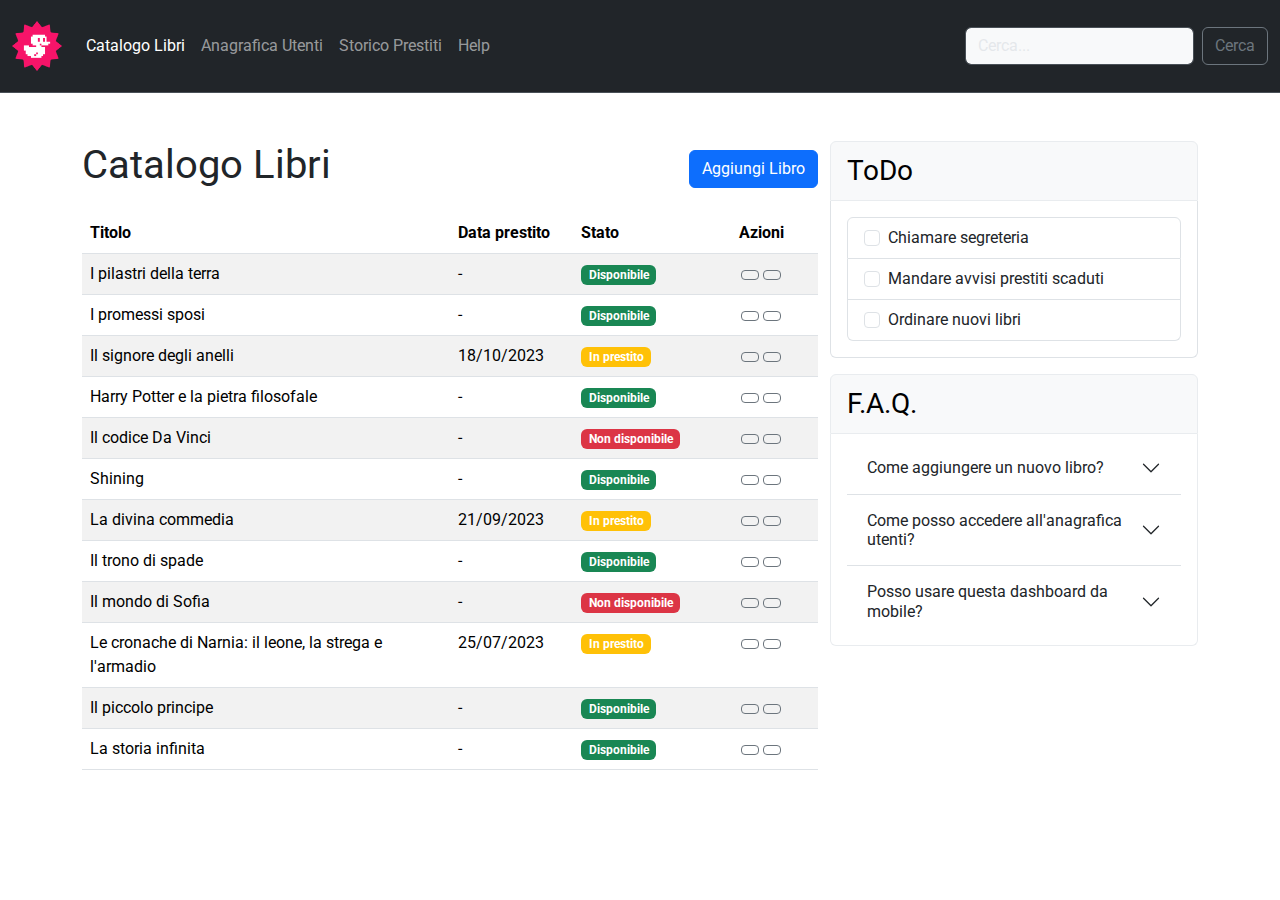
<file: index.html>
<!DOCTYPE html>
<html lang="en">

<head>
    <meta charset="UTF-8">
    <meta name="viewport" content="width=device-width, initial-scale=1.0">
    <link href="https://cdn.jsdelivr.net/npm/bootstrap@5.3.3/dist/css/bootstrap.min.css" rel="stylesheet"
        integrity="sha384-QWTKZyjpPEjISv5WaRU9OFeRpok6YctnYmDr5pNlyT2bRjXh0JMhjY6hW+ALEwIH" crossorigin="anonymous">
    <link rel="stylesheet" href="css/style.css">
    <link rel="preconnect" href="https://fonts.googleapis.com">
    <link rel="preconnect" href="https://fonts.gstatic.com" crossorigin>
    <link
        href="https://fonts.googleapis.com/css2?family=Roboto:ital,wght@0,100;0,300;0,400;0,500;0,700;0,900;1,100;1,300;1,400;1,500;1,700;1,900&display=swap"
        rel="stylesheet">
    <link rel="stylesheet" href="https://cdnjs.cloudflare.com/ajax/libs/font-awesome/6.6.0/css/all.min.css"
        integrity="sha512-Kc323vGBEqzTmouAECnVceyQqyqdsSiqLQISBL29aUW4U/M7pSPA/gEUZQqv1cwx4OnYxTxve5UMg5GT6L4JJg=="
        crossorigin="anonymous" referrerpolicy="no-referrer" />
    <title>Bootstrap Dashboard</title>
</head>

<body>
    <header>
        <nav class="navbar navbar-expand-lg text-bg-dark border-bottom border-body py-3" data-bs-theme="dark">
            <div class="container-fluid">
                <a class="navbar-brand" href="#">
                    <img src="img/duck.png" alt="Logo Duck" width="50" height="50">
                </a>
                <button class="navbar-toggler" type="button" data-bs-toggle="collapse"
                    data-bs-target="#navbarSupportedContent" aria-controls="navbarSupportedContent"
                    aria-expanded="false" aria-label="Toggle navigation">
                    <span class="navbar-toggler-icon"></span>
                </button>
                <div class="collapse navbar-collapse" id="navbarSupportedContent">
                    <ul class="navbar-nav me-auto mb-2 mb-lg-0">
                        <li class="nav-item">
                            <a class="nav-link active" aria-current="page" href="#">Catalogo Libri</a>
                        </li>
                        <li class="nav-item">
                            <a class="nav-link" href="#">Anagrafica Utenti</a>
                        </li>
                        <li class="nav-item">
                            <a class="nav-link" href="#">Storico Prestiti</a>
                        </li>
                        <li class="nav-item">
                            <a class="nav-link" href="#">Help</a>
                        </li>
                    </ul>
                    <form class="d-flex" role="search">
                        <input class="form-control me-2 text-bg-light" type="search" placeholder="Cerca..."
                            aria-label="Search">
                        <button class="btn btn-outline-secondary" type="submit">Cerca</button>
                    </form>
                </div>
            </div>
        </nav>
    </header>

    <main class="container-lg">
        <div class="row my-5">
            <div class="col-lg-8">
                <header class="d-flex justify-content-between align-items-center">
                    <h1 class="fw-normal">Catalogo Libri</h1>
                    <a href="pages/addbook.html" class="btn btn-primary">Aggiungi Libro</a>
                </header>

                <table class="table table-striped table-hover my-3">
                    <thead>
                        <tr>
                            <th class="w-50">Titolo</th>
                            <th class="d-none d-sm-table-cell"> Data prestito</th>
                            <th>Stato</th>
                            <th class="text-center my-min-width110">Azioni</th>
                        </tr>
                    </thead>
                    <tbody>
                        <tr>
                            <td>I pilastri della terra</td>
                            <td class="d-none d-sm-table-cell">-</td>
                            <td>
                                <span class="badge text-bg-success">Disponibile</span>
                            </td>
                            <td class="text-center">
                                <button type="button" class="btn btn-outline-secondary btn-sm"><i
                                        class="fa-solid fa-pencil"></i></button>
                                <button type="button" class="btn btn-outline-secondary btn-sm"><i
                                        class="fa-solid fa-trash"></i></button>
                            </td>
                        </tr>

                        <tr>
                            <td>I promessi sposi</td>
                            <td class="d-none d-sm-table-cell">-</td>
                            <td>
                                <span class="badge text-bg-success">Disponibile</span>
                            </td>
                            <td class="text-center">
                                <button type="button" class="btn btn-outline-secondary btn-sm"><i
                                        class="fa-solid fa-pencil"></i></button>
                                <button type="button" class="btn btn-outline-secondary btn-sm"><i
                                        class="fa-solid fa-trash"></i></button>
                            </td>
                        </tr>

                        <tr>
                            <td>Il signore degli anelli</td>
                            <td class="d-none d-sm-table-cell">18/10/2023</td>
                            <td>
                                <span class="badge bg-warning">In prestito</span>
                            </td>
                            <td class="text-center">
                                <button type="button" class="btn btn-outline-secondary btn-sm"><i
                                        class="fa-solid fa-pencil"></i></button>
                                <button type="button" class="btn btn-outline-secondary btn-sm"><i
                                        class="fa-solid fa-trash"></i></button>
                            </td>
                        </tr>

                        <tr>
                            <td>Harry Potter e la pietra filosofale</td>
                            <td class="d-none d-sm-table-cell">-</td>
                            <td>
                                <span class="badge text-bg-success">Disponibile</span>
                            </td>
                            <td class="text-center">
                                <button type="button" class="btn btn-outline-secondary btn-sm"><i
                                        class="fa-solid fa-pencil"></i></button>
                                <button type="button" class="btn btn-outline-secondary btn-sm"><i
                                        class="fa-solid fa-trash"></i></button>
                            </td>
                        </tr>

                        <tr>
                            <td>Il codice Da Vinci</td>
                            <td class="d-none d-sm-table-cell">-</td>
                            <td>
                                <span class="badge text-bg-danger">Non disponibile</span>
                            </td>
                            <td class="text-center">
                                <button type="button" class="btn btn-outline-secondary btn-sm"><i
                                        class="fa-solid fa-pencil"></i></button>
                                <button type="button" class="btn btn-outline-secondary btn-sm"><i
                                        class="fa-solid fa-trash"></i></button>
                            </td>
                        </tr>

                        <tr>
                            <td>Shining</td>
                            <td class="d-none d-sm-table-cell">-</td>
                            <td>
                                <span class="badge text-bg-success">Disponibile</span>
                            </td>
                            <td class="text-center">
                                <button type="button" class="btn btn-outline-secondary btn-sm"><i
                                        class="fa-solid fa-pencil"></i></button>
                                <button type="button" class="btn btn-outline-secondary btn-sm"><i
                                        class="fa-solid fa-trash"></i></button>
                            </td>
                        </tr>

                        <tr>
                            <td>La divina commedia</td>
                            <td class="d-none d-sm-table-cell">21/09/2023</td>
                            <td>
                                <span class="badge bg-warning">In prestito</span>
                            </td>
                            <td class="text-center">
                                <button type="button" class="btn btn-outline-secondary btn-sm"><i
                                        class="fa-solid fa-pencil"></i></button>
                                <button type="button" class="btn btn-outline-secondary btn-sm"><i
                                        class="fa-solid fa-trash"></i></button>
                            </td>
                        </tr>

                        <tr>
                            <td>Il trono di spade</td>
                            <td class="d-none d-sm-table-cell">-</td>
                            <td>
                                <span class="badge text-bg-success">Disponibile</span>
                            </td>
                            <td class="text-center">
                                <button type="button" class="btn btn-outline-secondary btn-sm"><i
                                        class="fa-solid fa-pencil"></i></button>
                                <button type="button" class="btn btn-outline-secondary btn-sm"><i
                                        class="fa-solid fa-trash"></i></button>
                            </td>
                        </tr>

                        <tr>
                            <td>Il mondo di Sofia</td>
                            <td class="d-none d-sm-table-cell">-</td>
                            <td>
                                <span class="badge text-bg-danger">Non disponibile</span>
                            </td>
                            <td class="text-center">
                                <button type="button" class="btn btn-outline-secondary btn-sm"><i
                                        class="fa-solid fa-pencil"></i></button>
                                <button type="button" class="btn btn-outline-secondary btn-sm"><i
                                        class="fa-solid fa-trash"></i></button>
                            </td>
                        </tr>

                        <tr>
                            <td>Le cronache di Narnia: il leone, la strega e l'armadio</td>
                            <td class="d-none d-sm-table-cell">25/07/2023</td>
                            <td>
                                <span class="badge bg-warning">In prestito</span>
                            </td>
                            <td class="text-center">
                                <button type="button" class="btn btn-outline-secondary btn-sm"><i
                                        class="fa-solid fa-pencil"></i></button>
                                <button type="button" class="btn btn-outline-secondary btn-sm"><i
                                        class="fa-solid fa-trash"></i></button>
                            </td>
                        </tr>

                        <tr>
                            <td>Il piccolo principe</td>
                            <td class="d-none d-sm-table-cell">-</td>
                            <td>
                                <span class="badge text-bg-success">Disponibile</span>
                            </td>
                            <td class="text-center">
                                <button type="button" class="btn btn-outline-secondary btn-sm"><i
                                        class="fa-solid fa-pencil"></i></button>
                                <button type="button" class="btn btn-outline-secondary btn-sm"><i
                                        class="fa-solid fa-trash"></i></button>
                            </td>
                        </tr>

                        <tr>
                            <td>La storia infinita</td>
                            <td class="d-none d-sm-table-cell">-</td>
                            <td>
                                <span class="badge text-bg-success">Disponibile</span>
                            </td>
                            <td class="text-center">
                                <button type="button" class="btn btn-outline-secondary btn-sm"><i
                                        class="fa-solid fa-pencil"></i></button>
                                <button type="button" class="btn btn-outline-secondary btn-sm"><i
                                        class="fa-solid fa-trash"></i></button>
                            </td>
                        </tr>
                    </tbody>
                </table>
            </div>

            <div class="col-lg-4">
                <div class="row">
                    <div class="col list-group">
                        <button type="button"
                            class="text-bg-light border-light-subtle list-group-item list-group-item-action active fs-3"
                            aria-current="true">
                            ToDo
                        </button>
                        <button type="button" class="list-group-item list-group-item-action">
                            <ul class="list-group my-2">
                                <li class="list-group-item">
                                    <input class="form-check-input me-1" type="checkbox" value=""
                                        id="firstCheckboxStretched">
                                    <label class="form-check-label stretched-link" for="firstCheckboxStretched">Chiamare
                                        segreteria</label>
                                </li>
                                <li class="list-group-item">
                                    <input class="form-check-input me-1" type="checkbox" value=""
                                        id="secondCheckboxStretched">
                                    <label class="form-check-label stretched-link" for="secondCheckboxStretched">Mandare
                                        avvisi prestiti scaduti</label>
                                </li>
                                <li class="list-group-item">
                                    <input class="form-check-input me-1" type="checkbox" value=""
                                        id="thirdCheckboxStretched">
                                    <label class="form-check-label stretched-link" for="thirdCheckboxStretched">Ordinare
                                        nuovi libri</label>
                                </li>
                            </ul>
                        </button>

                    </div>

                </div>
                <div class="row mt-3">
                    <div class="col list-group">
                        <button type="button"
                            class="text-bg-light border-light-subtle list-group-item list-group-item-action active fs-3"
                            aria-current="true">
                            F.A.Q.
                        </button>
                        <div class="accordion accordion-flush border-light-subtle list-group-item"
                            id="accordionFlushExample">
                            <div class="accordion-item">
                                <h2 class="accordion-header">
                                    <button class="accordion-button collapsed" type="button" data-bs-toggle="collapse"
                                        data-bs-target="#flush-collapseOne" aria-expanded="false"
                                        aria-controls="flush-collapseOne">
                                        Come aggiungere un nuovo libro?
                                    </button>
                                </h2>
                                <div id="flush-collapseOne" class="accordion-collapse collapse"
                                    data-bs-parent="#accordionFlushExample">
                                    <div class="accordion-body">Lorem ipsum dolor sit amet consectetur adipisicing elit. Ea similique enim tempore quibusdam explicabo amet illum sapiente reiciendis incidunt labore eligendi magnam ad esse veniam, aspernatur a quidem assumenda praesentium.</div>
                                </div>
                            </div>
                            <div class="accordion-item">
                                <h2 class="accordion-header">
                                    <button class="accordion-button collapsed" type="button" data-bs-toggle="collapse"
                                        data-bs-target="#flush-collapseTwo" aria-expanded="false"
                                        aria-controls="flush-collapseTwo">
                                        Come posso accedere all'anagrafica utenti?
                                    </button>
                                </h2>
                                <div id="flush-collapseTwo" class="accordion-collapse collapse"
                                    data-bs-parent="#accordionFlushExample">
                                    <div class="accordion-body">Lorem ipsum dolor sit amet consectetur adipisicing elit. Incidunt repudiandae vel praesentium tempore blanditiis nam at perspiciatis molestias, et sequi officiis expedita. Ullam qui iste ratione pariatur placeat nobis labore commodi. Incidunt minima reiciendis delectus!</div>
                                </div>
                            </div>
                            <div class="accordion-item">
                                <h2 class="accordion-header">
                                    <button class="accordion-button collapsed" type="button" data-bs-toggle="collapse"
                                        data-bs-target="#flush-collapseThree" aria-expanded="false"
                                        aria-controls="flush-collapseThree">
                                        Posso usare questa dashboard da mobile?
                                    </button>
                                </h2>
                                <div id="flush-collapseThree" class="accordion-collapse collapse"
                                    data-bs-parent="#accordionFlushExample">
                                    <div class="accordion-body">Lorem ipsum dolor sit, amet consectetur adipisicing elit. Tenetur nam expedita quisquam quaerat ipsam, labore nostrum. Hic laboriosam ut ex!</div>
                                </div>
                            </div>
                        </div>

                    </div>
                </div>

            </div>
        </div>
    </main>
    <script src="https://cdn.jsdelivr.net/npm/bootstrap@5.3.3/dist/js/bootstrap.bundle.min.js" integrity="sha384-YvpcrYf0tY3lHB60NNkmXc5s9fDVZLESaAA55NDzOxhy9GkcIdslK1eN7N6jIeHz" crossorigin="anonymous"></script>
</body>

</html>
</file>
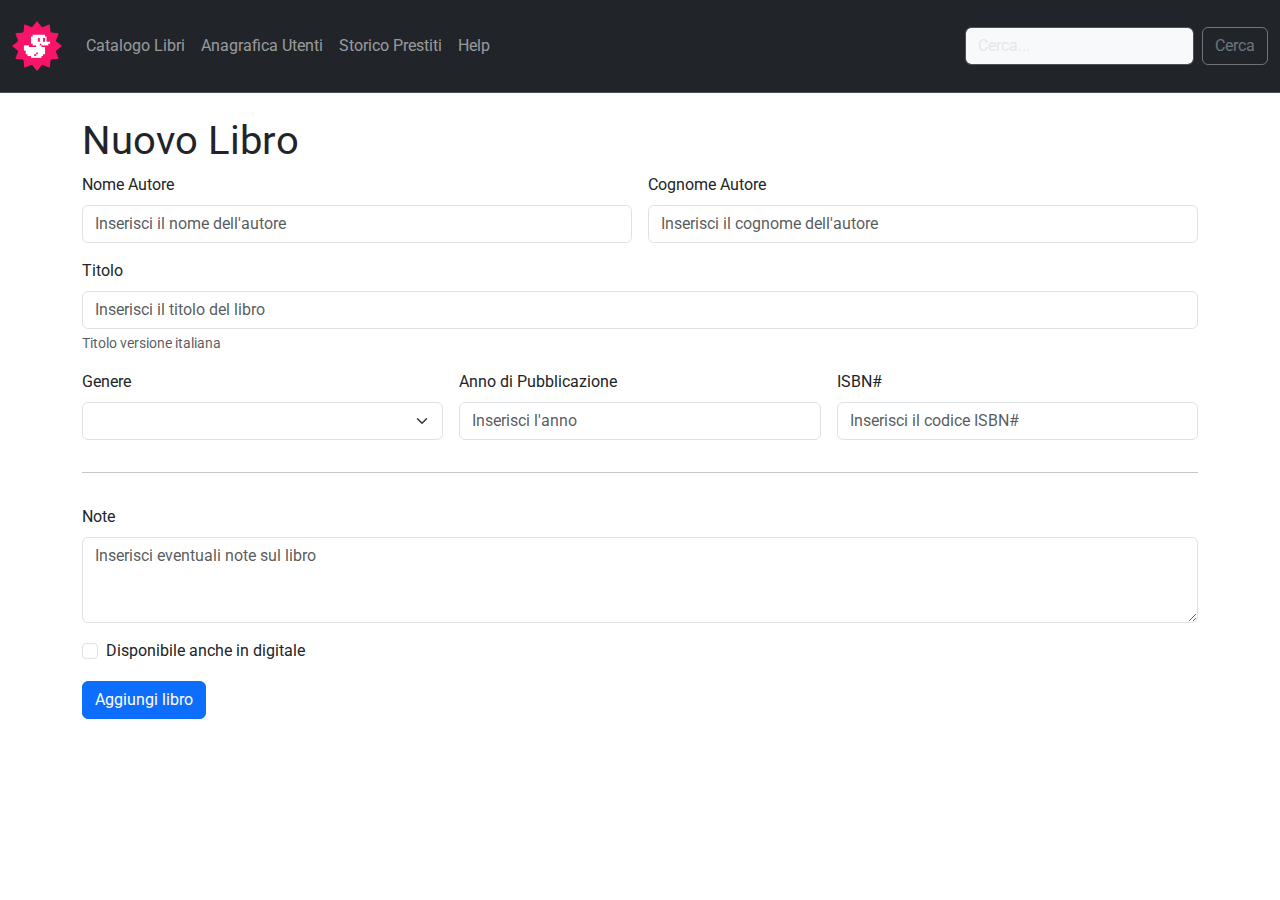
<file: pages/addbook.html>
<!DOCTYPE html>
<html lang="en">

<head>
    <meta charset="UTF-8">
    <meta name="viewport" content="width=device-width, initial-scale=1.0">
    <link href="https://cdn.jsdelivr.net/npm/bootstrap@5.3.3/dist/css/bootstrap.min.css" rel="stylesheet"
        integrity="sha384-QWTKZyjpPEjISv5WaRU9OFeRpok6YctnYmDr5pNlyT2bRjXh0JMhjY6hW+ALEwIH" crossorigin="anonymous">
    <link rel="stylesheet" href="../css/style.css">
    <link rel="preconnect" href="https://fonts.googleapis.com">
    <link rel="preconnect" href="https://fonts.gstatic.com" crossorigin>
    <link
        href="https://fonts.googleapis.com/css2?family=Roboto:ital,wght@0,100;0,300;0,400;0,500;0,700;0,900;1,100;1,300;1,400;1,500;1,700;1,900&display=swap"
        rel="stylesheet">
    <link rel="stylesheet" href="https://cdnjs.cloudflare.com/ajax/libs/font-awesome/6.6.0/css/all.min.css"
        integrity="sha512-Kc323vGBEqzTmouAECnVceyQqyqdsSiqLQISBL29aUW4U/M7pSPA/gEUZQqv1cwx4OnYxTxve5UMg5GT6L4JJg=="
        crossorigin="anonymous" referrerpolicy="no-referrer" />
    <title>Bootstrap Dashboard</title>
</head>

<body>
    <header>
        <nav class="navbar navbar-expand-lg text-bg-dark border-bottom border-body py-3" data-bs-theme="dark">
            <div class="container-fluid">
                <a class="navbar-brand" href="#">
                    <img src="../img/duck.png" alt="Logo Duck" width="50" height="50">
                </a>
                <button class="navbar-toggler" type="button" data-bs-toggle="collapse"
                    data-bs-target="#navbarSupportedContent" aria-controls="navbarSupportedContent"
                    aria-expanded="false" aria-label="Toggle navigation">
                    <span class="navbar-toggler-icon"></span>
                </button>
                <div class="collapse navbar-collapse" id="navbarSupportedContent">
                    <ul class="navbar-nav me-auto mb-2 mb-lg-0">
                        <li class="nav-item">
                            <a class="nav-link" aria-current="page" href="../index.html">Catalogo Libri</a>
                        </li>
                        <li class="nav-item">
                            <a class="nav-link" href="#">Anagrafica Utenti</a>
                        </li>
                        <li class="nav-item">
                            <a class="nav-link" href="#">Storico Prestiti</a>
                        </li>
                        <li class="nav-item">
                            <a class="nav-link" href="#">Help</a>
                        </li>
                    </ul>
                    <form class="d-flex" role="search">
                        <input class="form-control me-2 text-bg-light" type="search" placeholder="Cerca..."
                            aria-label="Search">
                        <button class="btn btn-outline-secondary" type="submit">Cerca</button>
                    </form>
                </div>
            </div>
        </nav>
    </header>

    <main class="container-lg my-4">
        <h1 class="fw-normal">Nuovo Libro</h1>
        <form class="row g-3 needs-validation" novalidate>
            <dic class="col-6">
                <label for="NomeAutore" class="form-label">Nome Autore</label>
                <input type="text" class="form-control" id="NomeAutore" name="NomeAutore"
                    placeholder="Inserisci il nome dell'autore" required>
                <div class="invalid-feedback">
                    Campo obbligatorio
                </div>
            </dic>
            <div class="col-6">
                <label for="CognomeAutore" class="form-label">Cognome Autore</label>
                <input type="text" class="form-control" id="CognomeAutore" name="CognomeAutore"
                    placeholder="Inserisci il cognome dell'autore" required>
                <div class="invalid-feedback">
                    Campo obbligatorio
                </div>
            </div>
            <div class="col-12">
                <label for="Titolo" class="form-label">Titolo</label>
                <input type="text" class="form-control" id="Titolo" name="Titolo"
                    placeholder="Inserisci il titolo del libro" required>
                <div class="form-text">Titolo versione italiana</div>
                <div class="invalid-feedback">
                    Campo obbligatorio
                </div>
            </div>
            <div class="col-12 col-lg-4">
                <label for="Genere" class="form-label">Genere</label>
                <select name="Genere" id="Genere" class="form-select" required>
                    <option selected></option>
                    <option value="Fantasy">Fantasy</option>
                    <option value="Commedia">Commedia</option>
                    <option value="Romanzo">Romanzo</option>
                    <option value="Giallo">Giallo</option>
                    <option value="Horror">Horror</option>
                    <option value="Fantasy">Fantasy</option>
                    <option value="Distopia">Distopia</option>
                    <option value="Biografico">Biografico</option>
                </select>
                <div class="invalid-feedback">
                    Campo obbligatorio
                </div>
            </div>
            <div class="col-12 col-lg-4">
                <label for="Pubblicazione" class="form-label">Anno di Pubblicazione</label>
                <input type="text" class="form-control" id="Pubblicazione" name="Pubblicazione"
                    placeholder="Inserisci l'anno" min="1300" max="2050" required>
                <div class="invalid-feedback">
                    Campo obbligatorio
                </div>
            </div>
            <div class="col-12 col-lg-4">
                <label for="Isbn" class="form-label">ISBN#</label>
                <input type="text" class="form-control" id="Isbn" name="Isbn" placeholder="Inserisci il codice ISBN#"
                    maxlength="13" required>
                <div class="invalid-feedback">
                    Campo obbligatorio
                </div>
            </div>
            <div class="col-12">
                <hr>
            </div>
            <div class="col-12">
                <label for="Note" class="form-label">Note</label>
                <textarea class="form-control" id="Note" name="Note" placeholder="Inserisci eventuali note sul libro"
                    rows="3" required></textarea>
                <div class="invalid-feedback">
                    Campo obbligatorio
                </div>
            </div>
            <div class="col-12">
                <div class="form-check">
                    <input class="form-check-input" type="checkbox" value="" id="invalidCheck">
                    <label class="form-check-label" for="invalidCheck">
                        Disponibile anche in digitale 
                    </label>
                </div>
            </div>
            <div class="col-12">
                <button class="btn btn-primary" type="submit">Aggiungi libro</button>
            </div>
        </form>

    </main>

    <!-- validation -->
     <script>
    (() => {
        'use strict'
      
        const forms = document.querySelectorAll('.needs-validation')
      
        Array.from(forms).forEach(form => {
          form.addEventListener('submit', event => {
            if (!form.checkValidity()) {
              event.preventDefault()
              event.stopPropagation()
            }
      
            form.classList.add('was-validated')
          }, false)
        })
      })()
    </script> 
    
    <script src="https://cdn.jsdelivr.net/npm/bootstrap@5.3.3/dist/js/bootstrap.bundle.min.js"
        integrity="sha384-YvpcrYf0tY3lHB60NNkmXc5s9fDVZLESaAA55NDzOxhy9GkcIdslK1eN7N6jIeHz"
        crossorigin="anonymous"></script>
</body>

</html>
</file>
<file: css/style.css>
body {
    font-family: 'Roboto', sans-serif;
}

.my-min-width110 {
    min-width: 100px;
}
</file>
